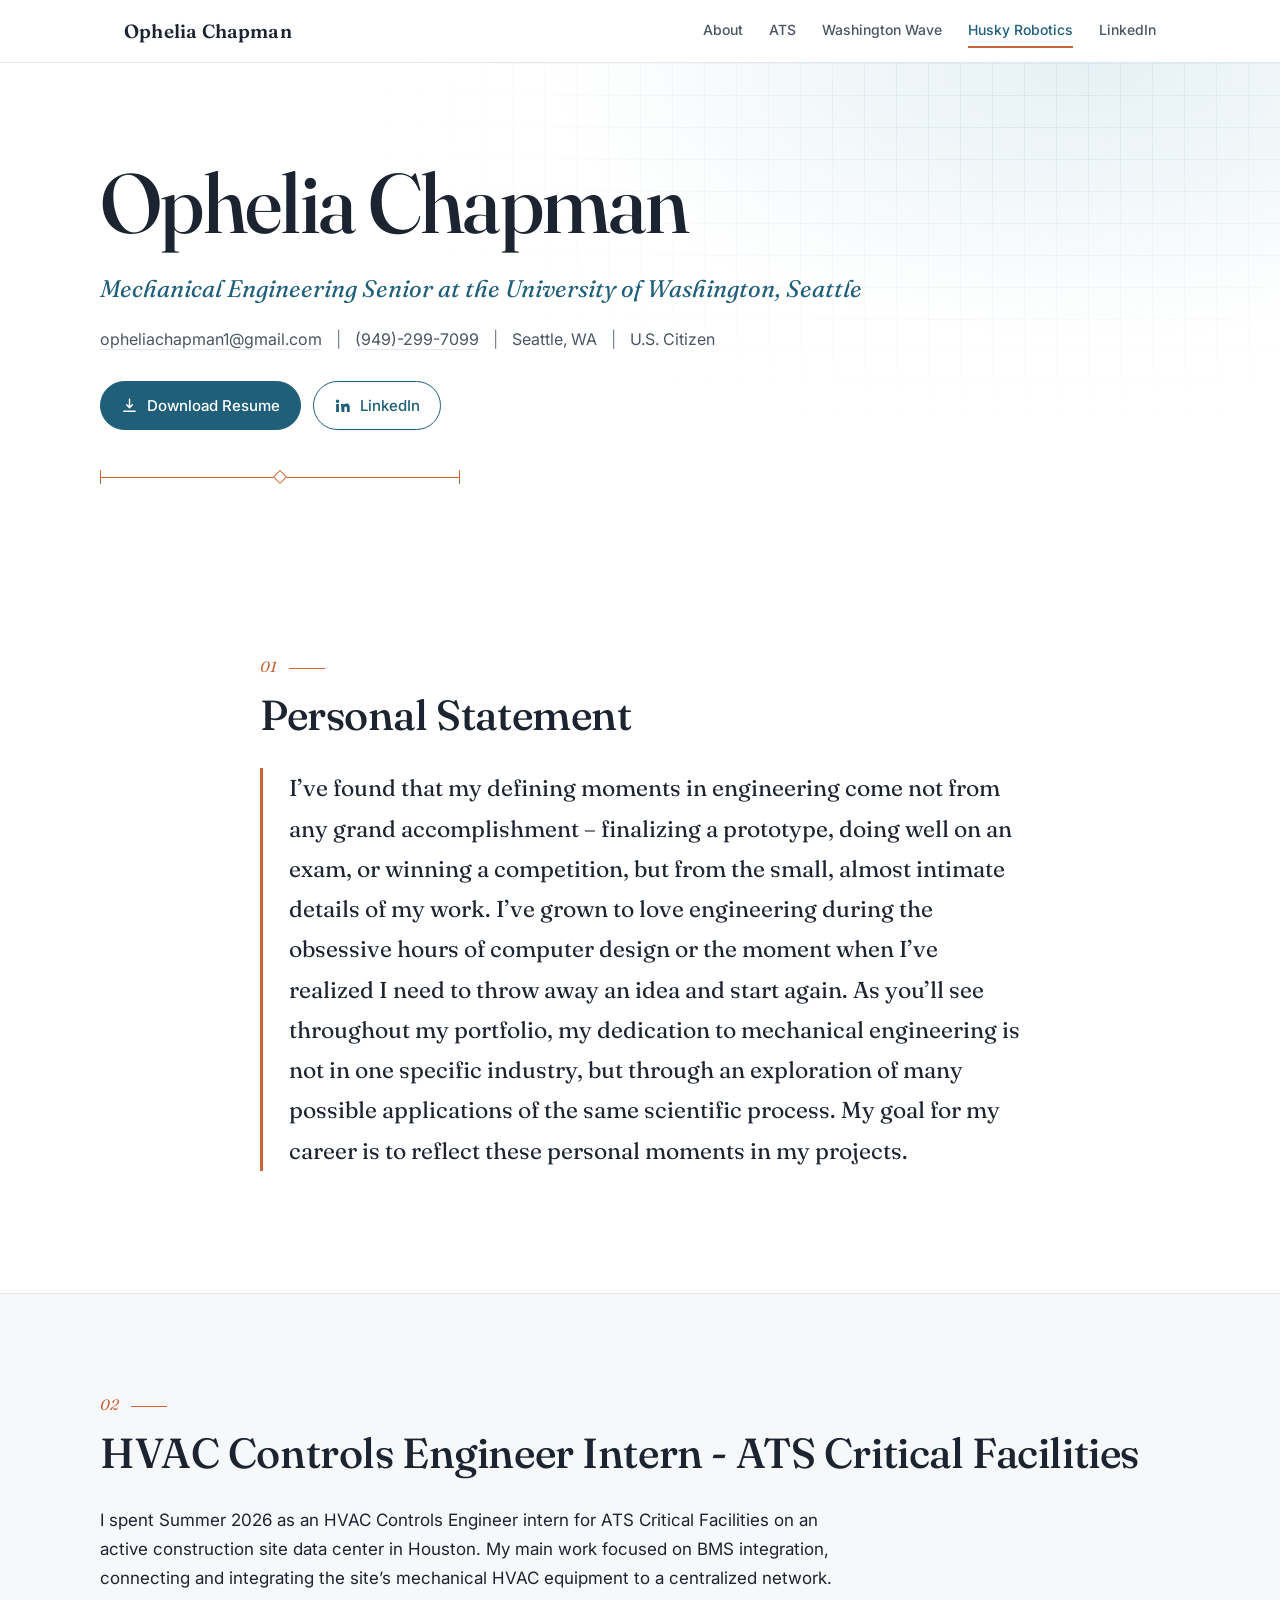
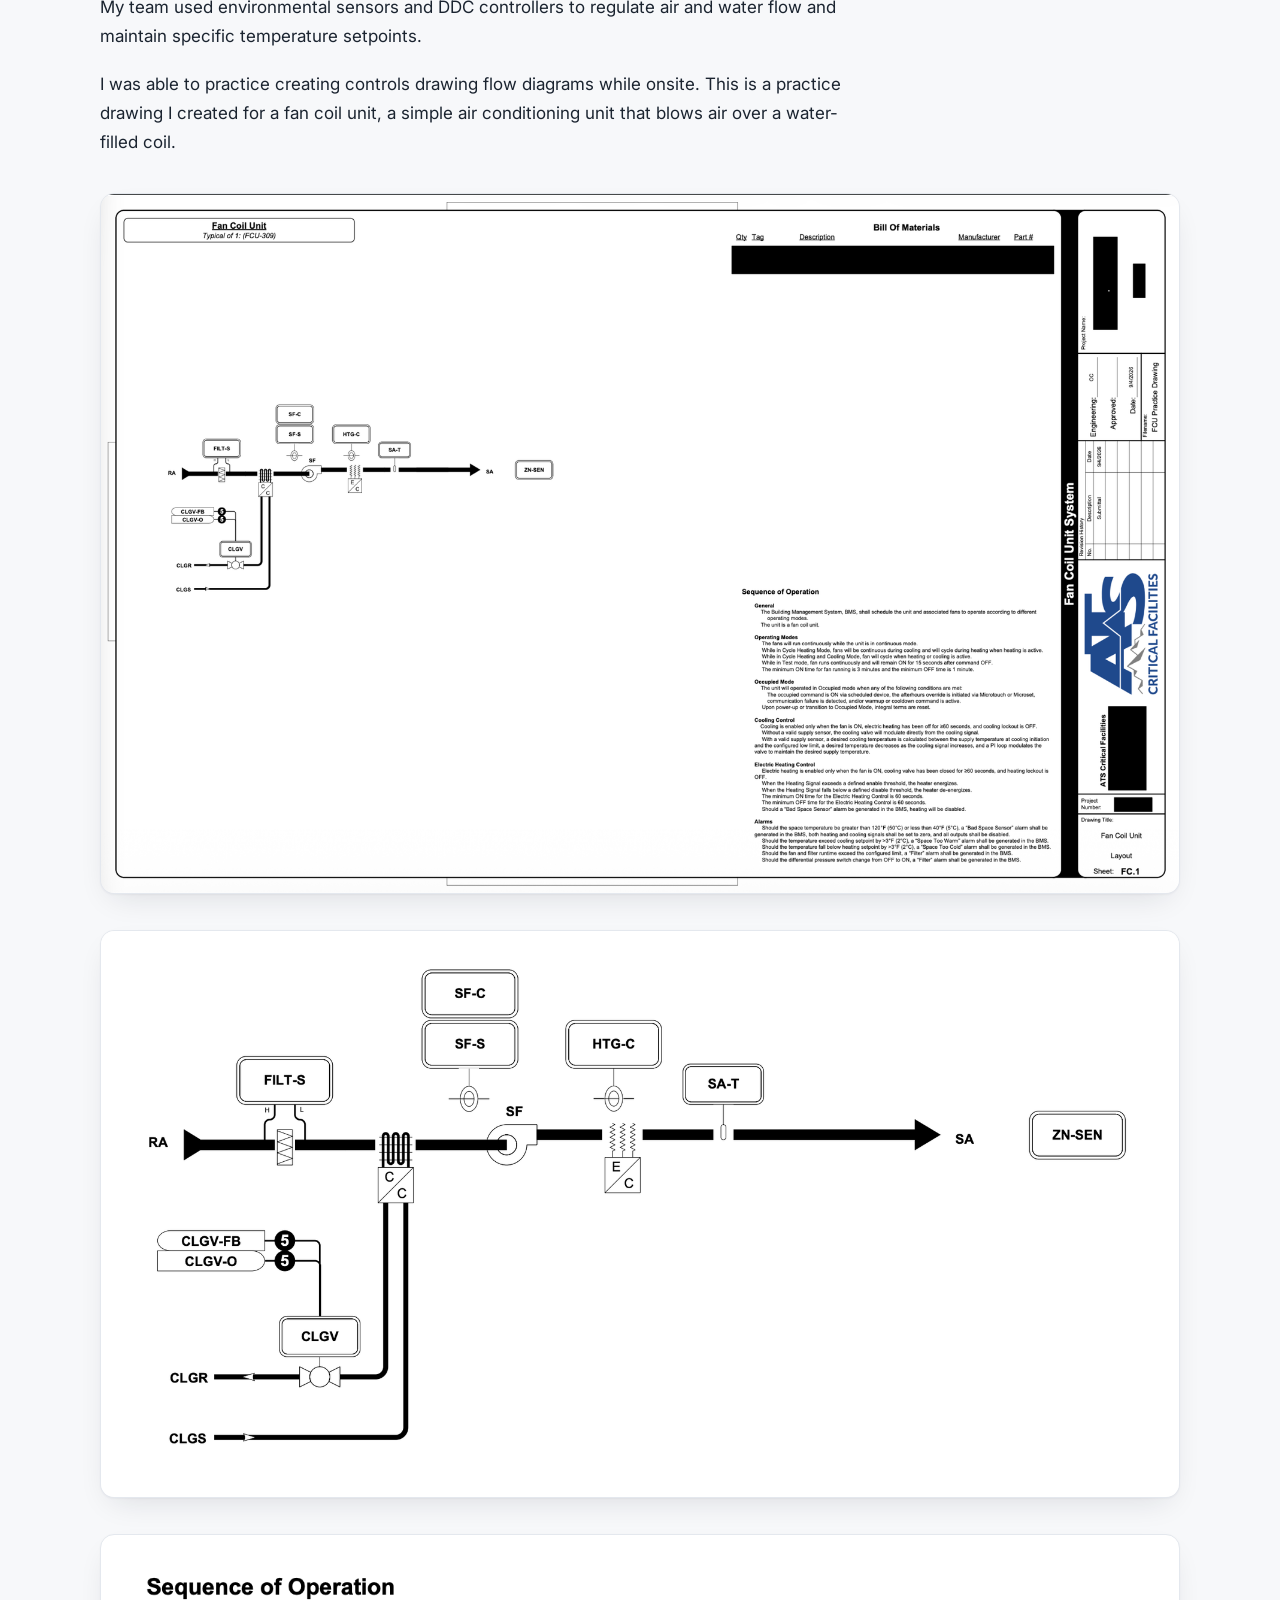
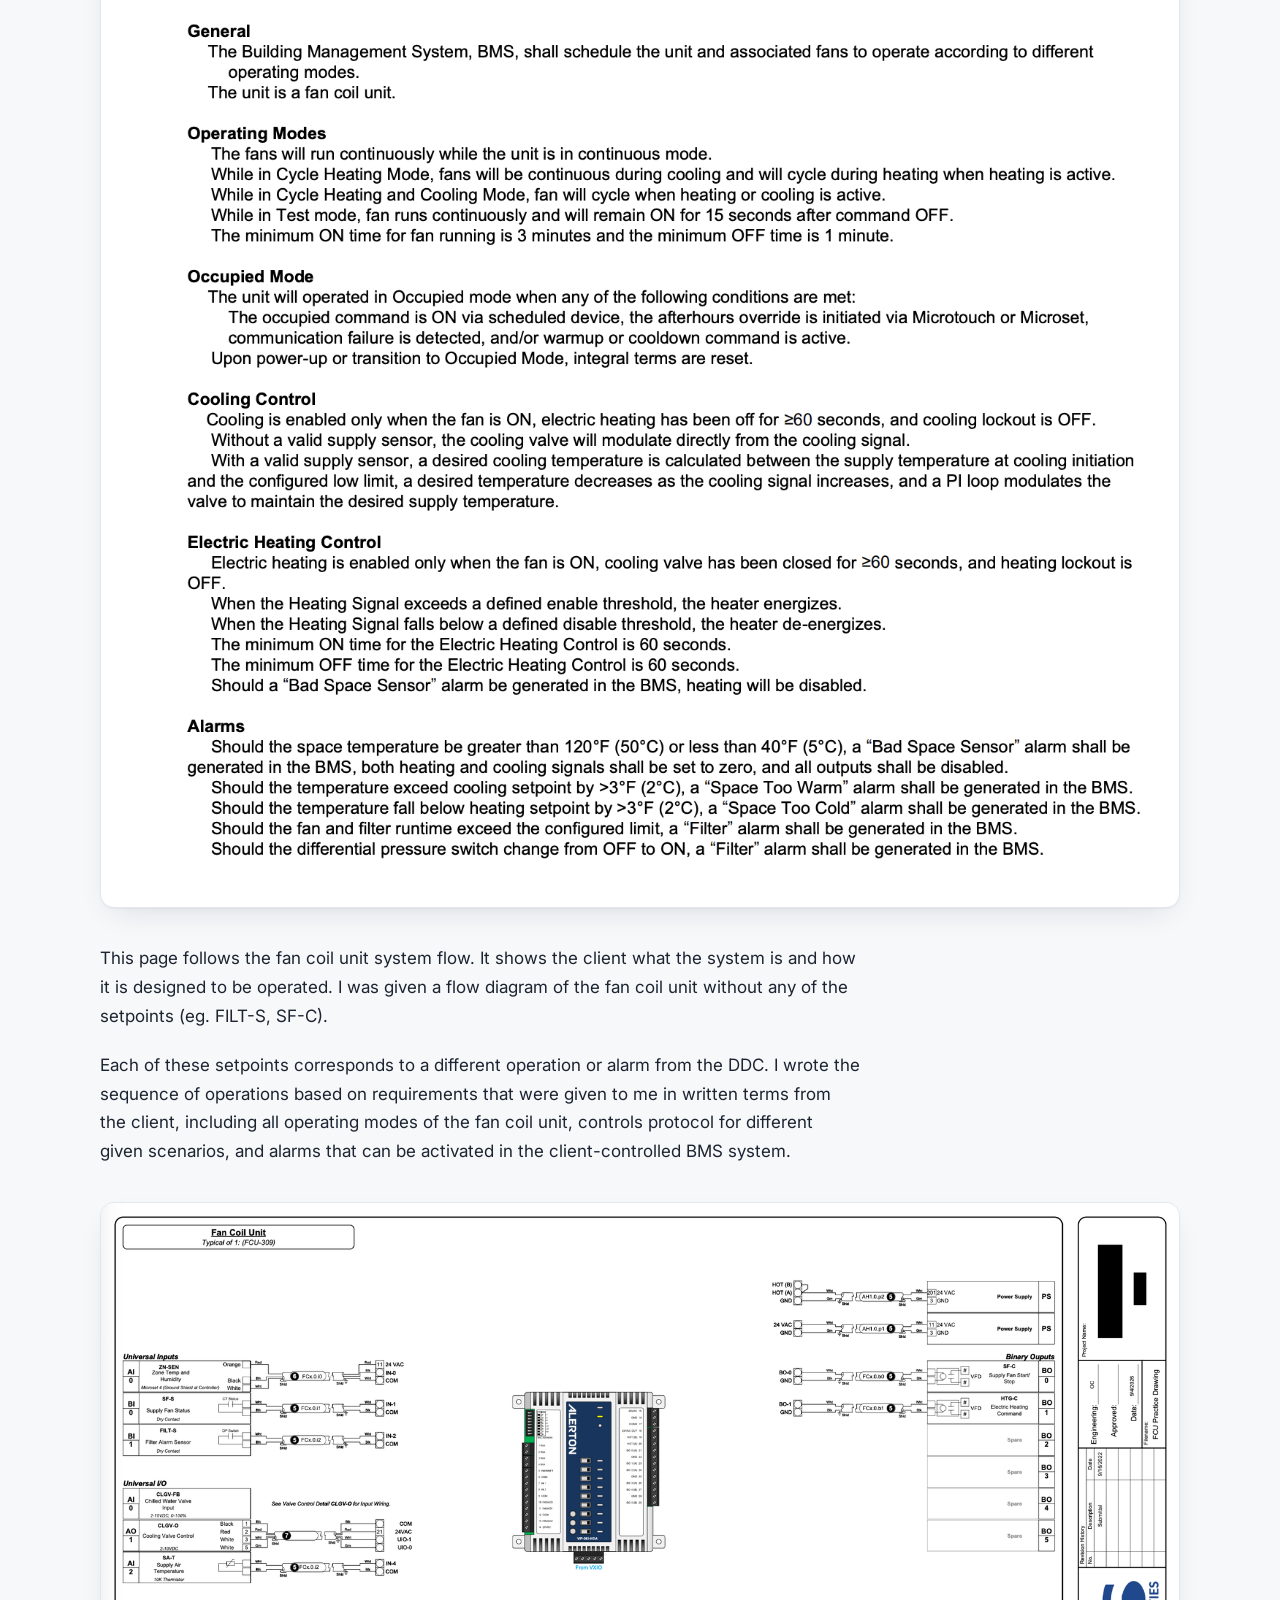
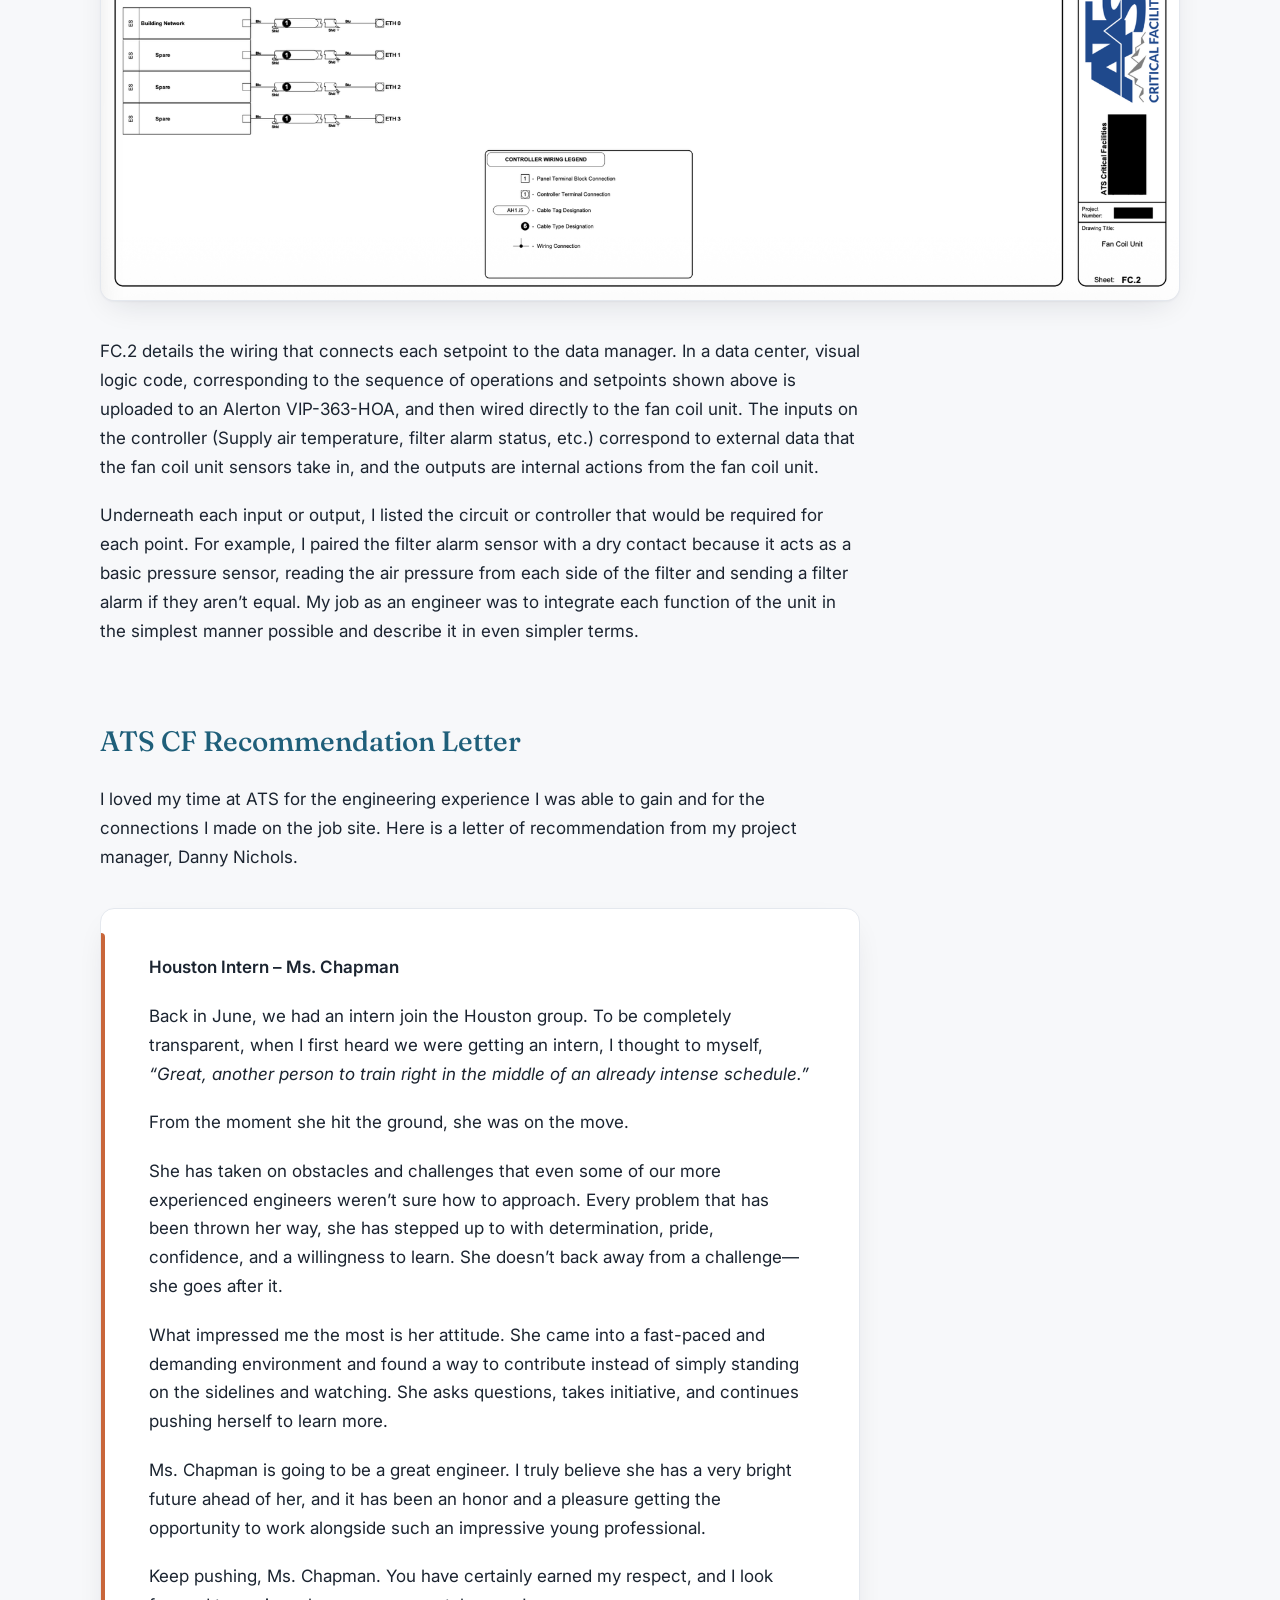
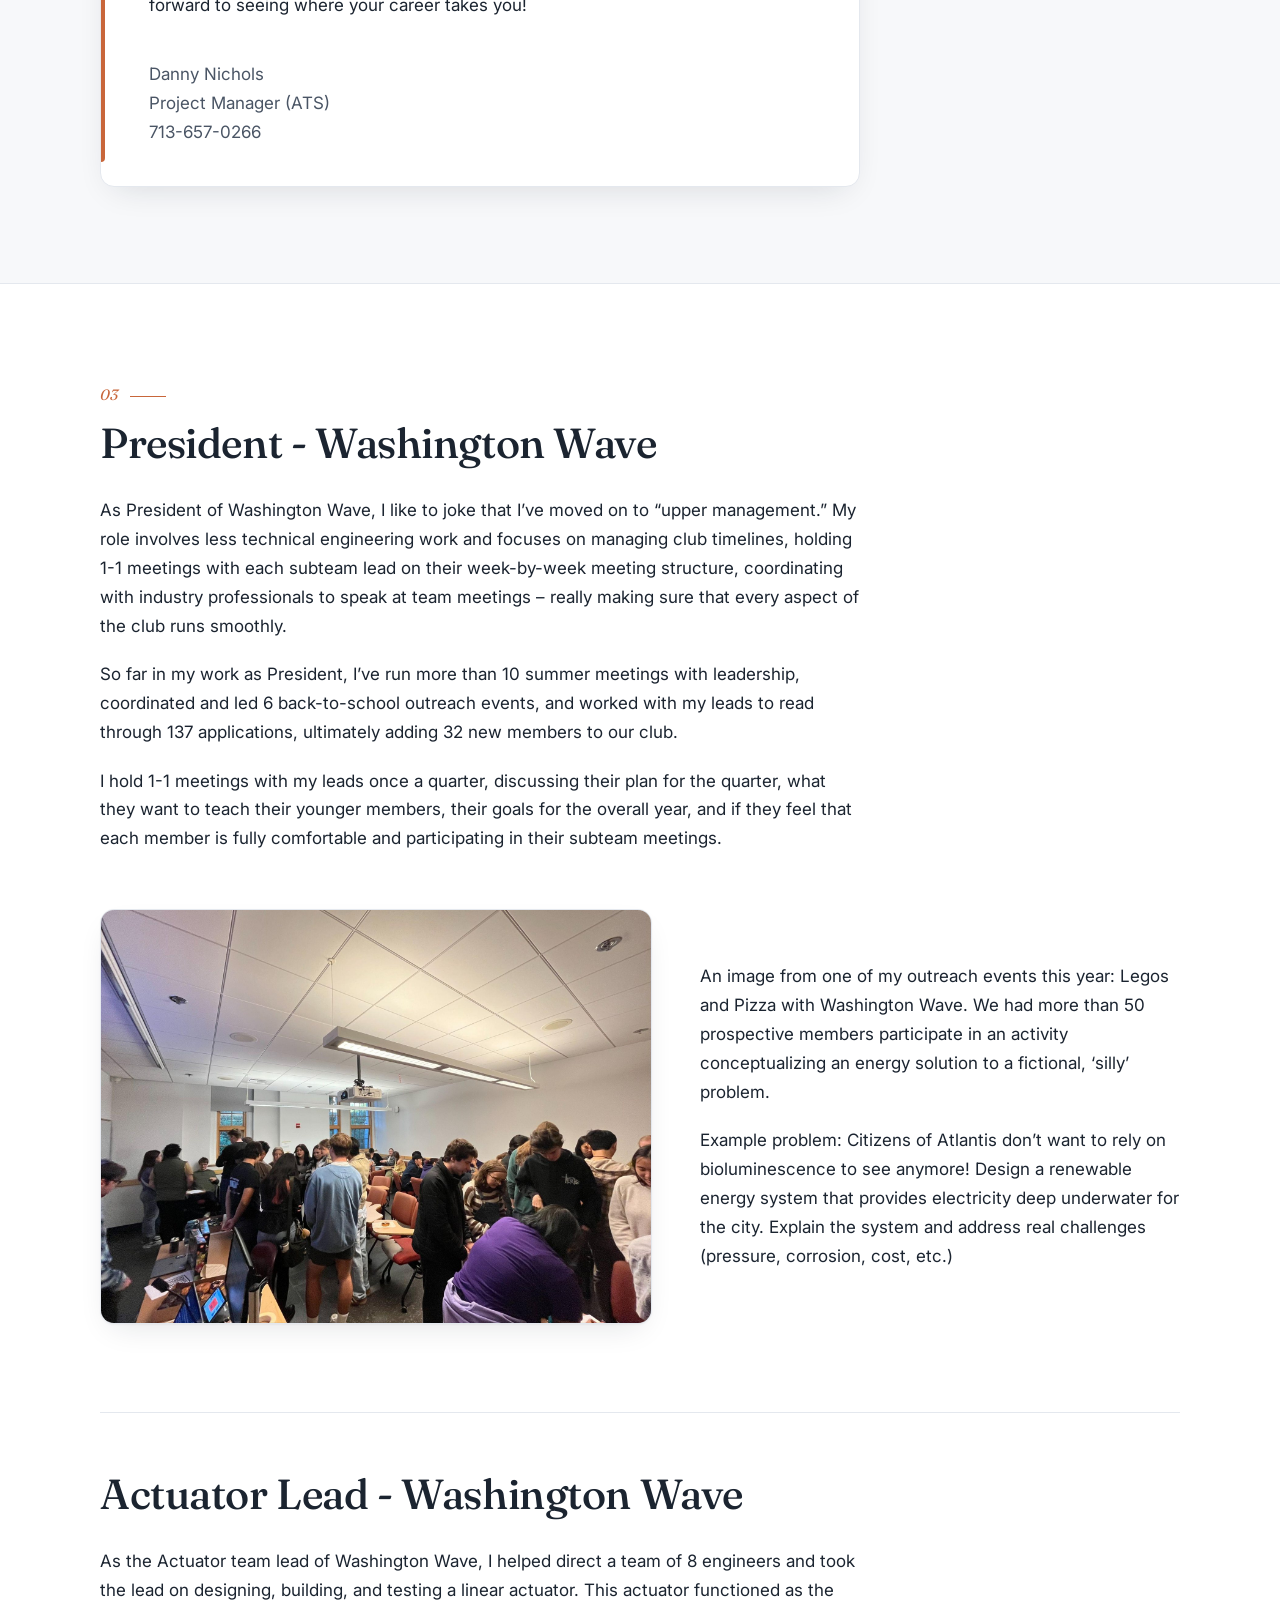
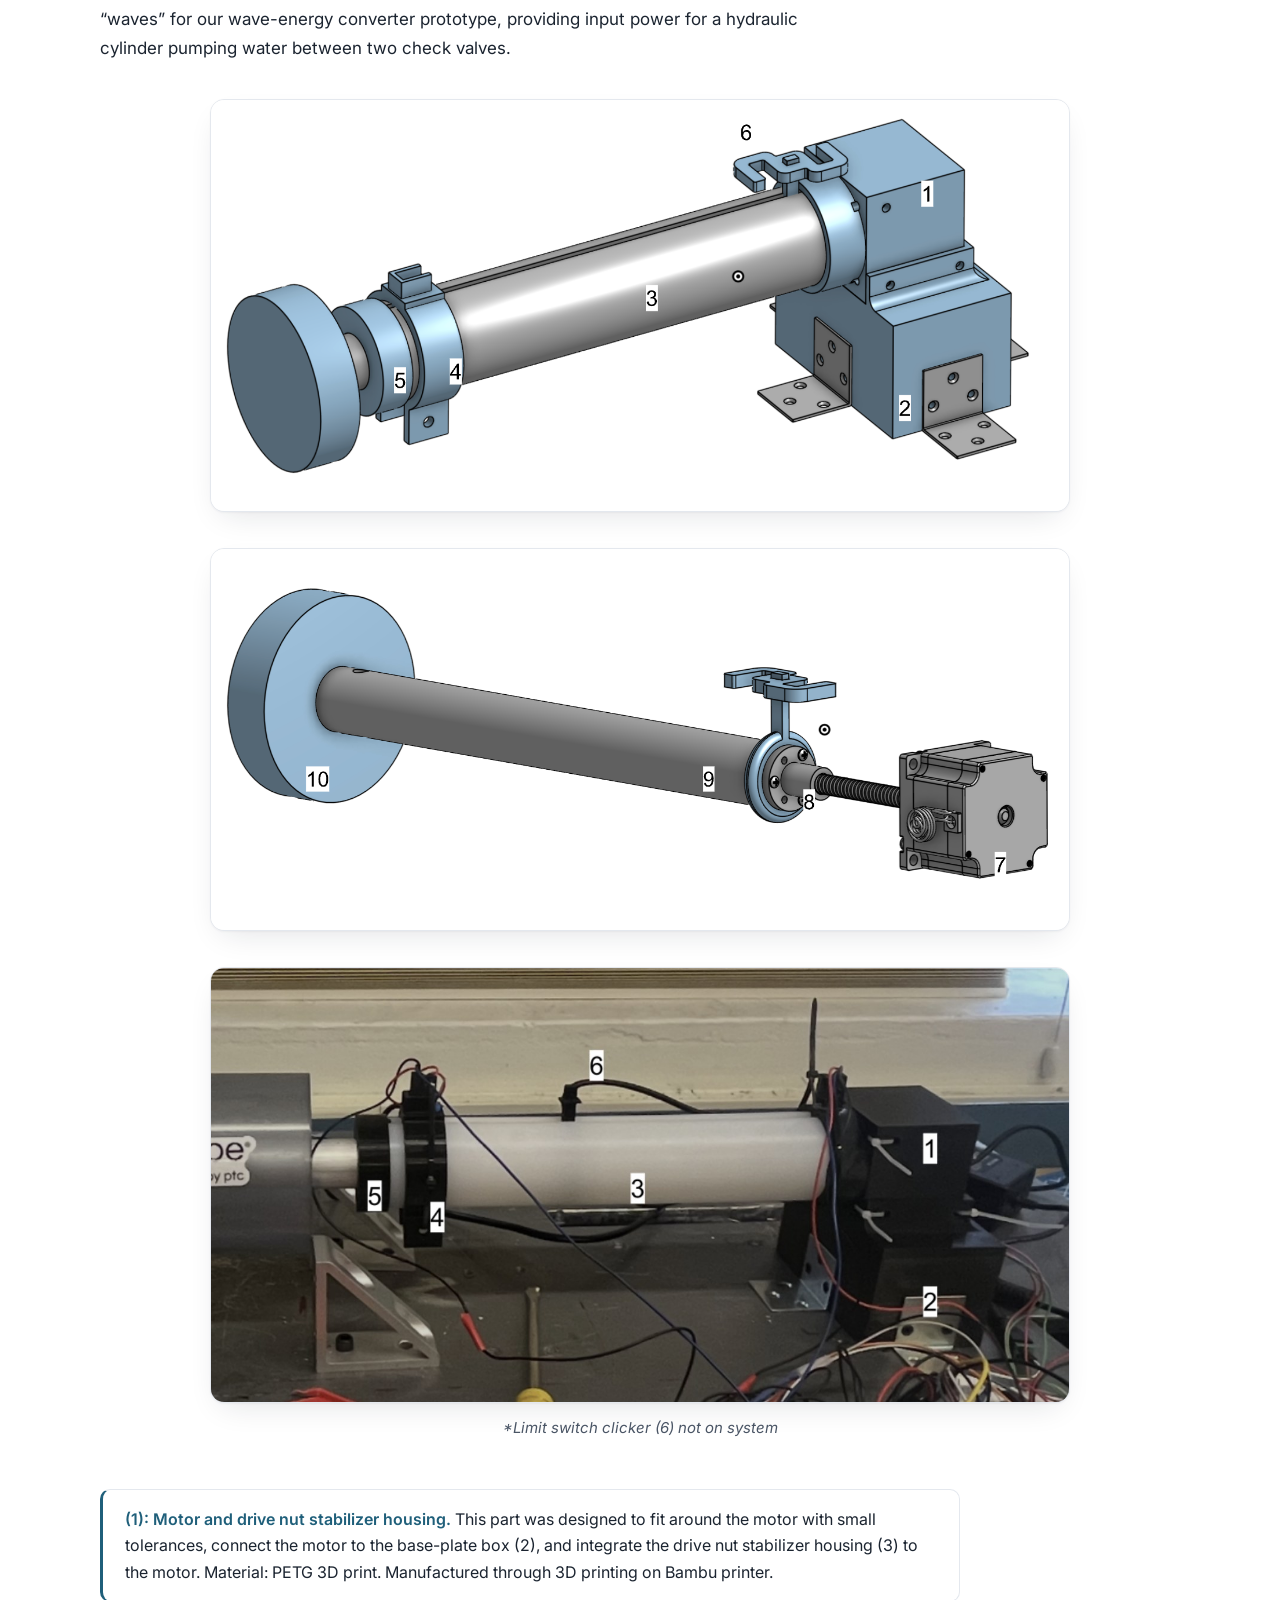
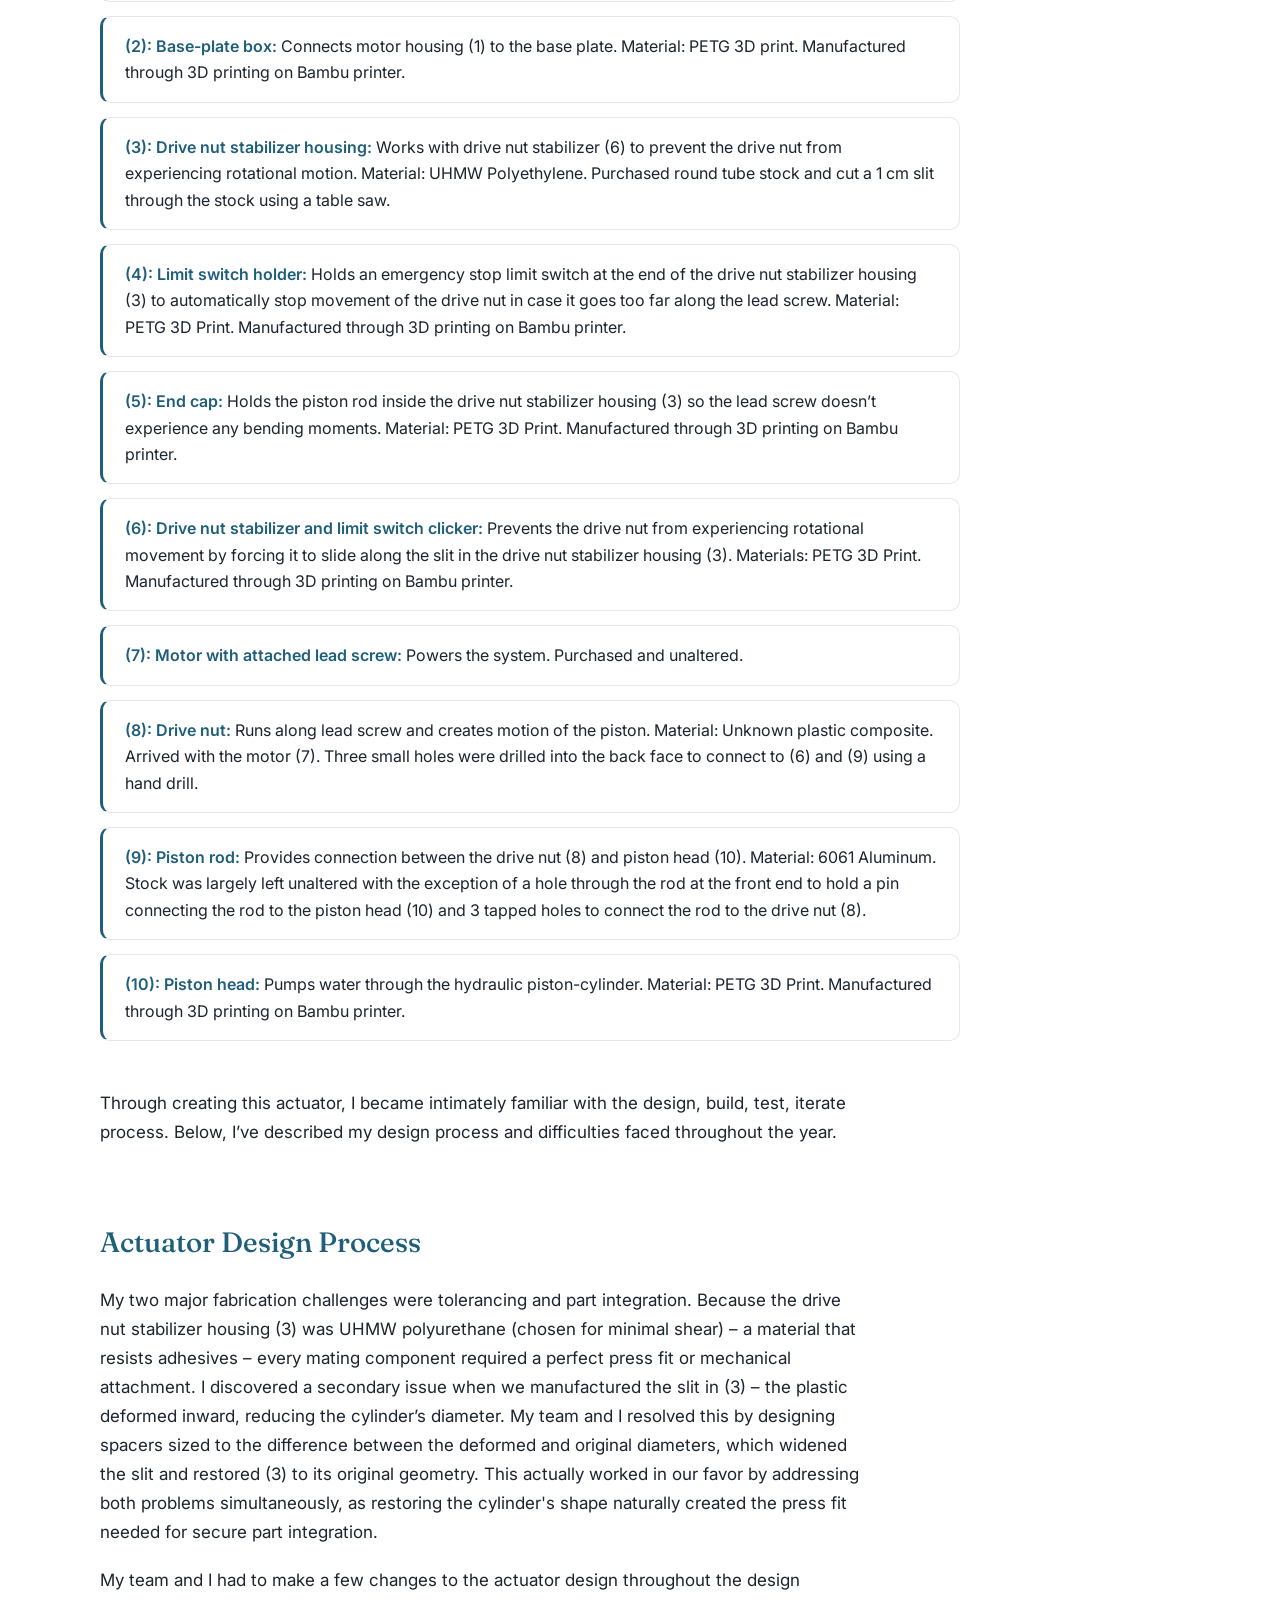
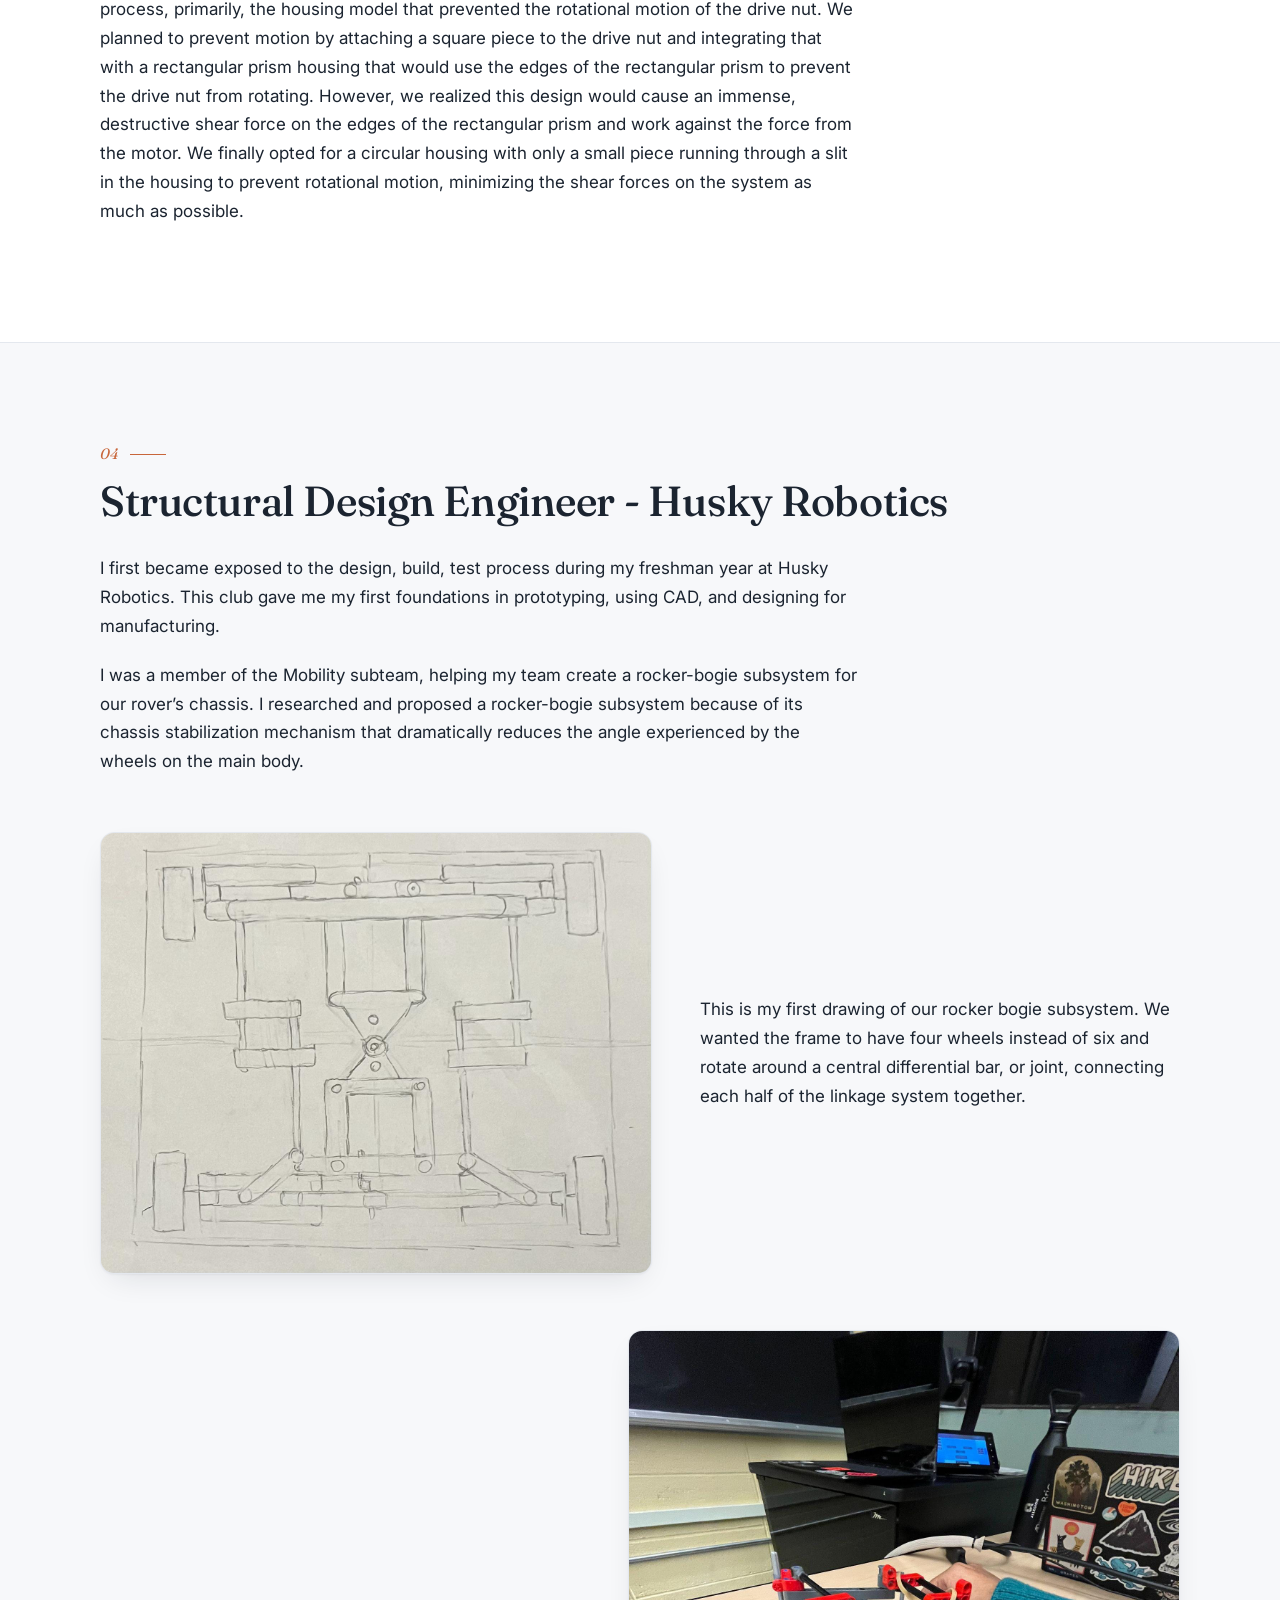
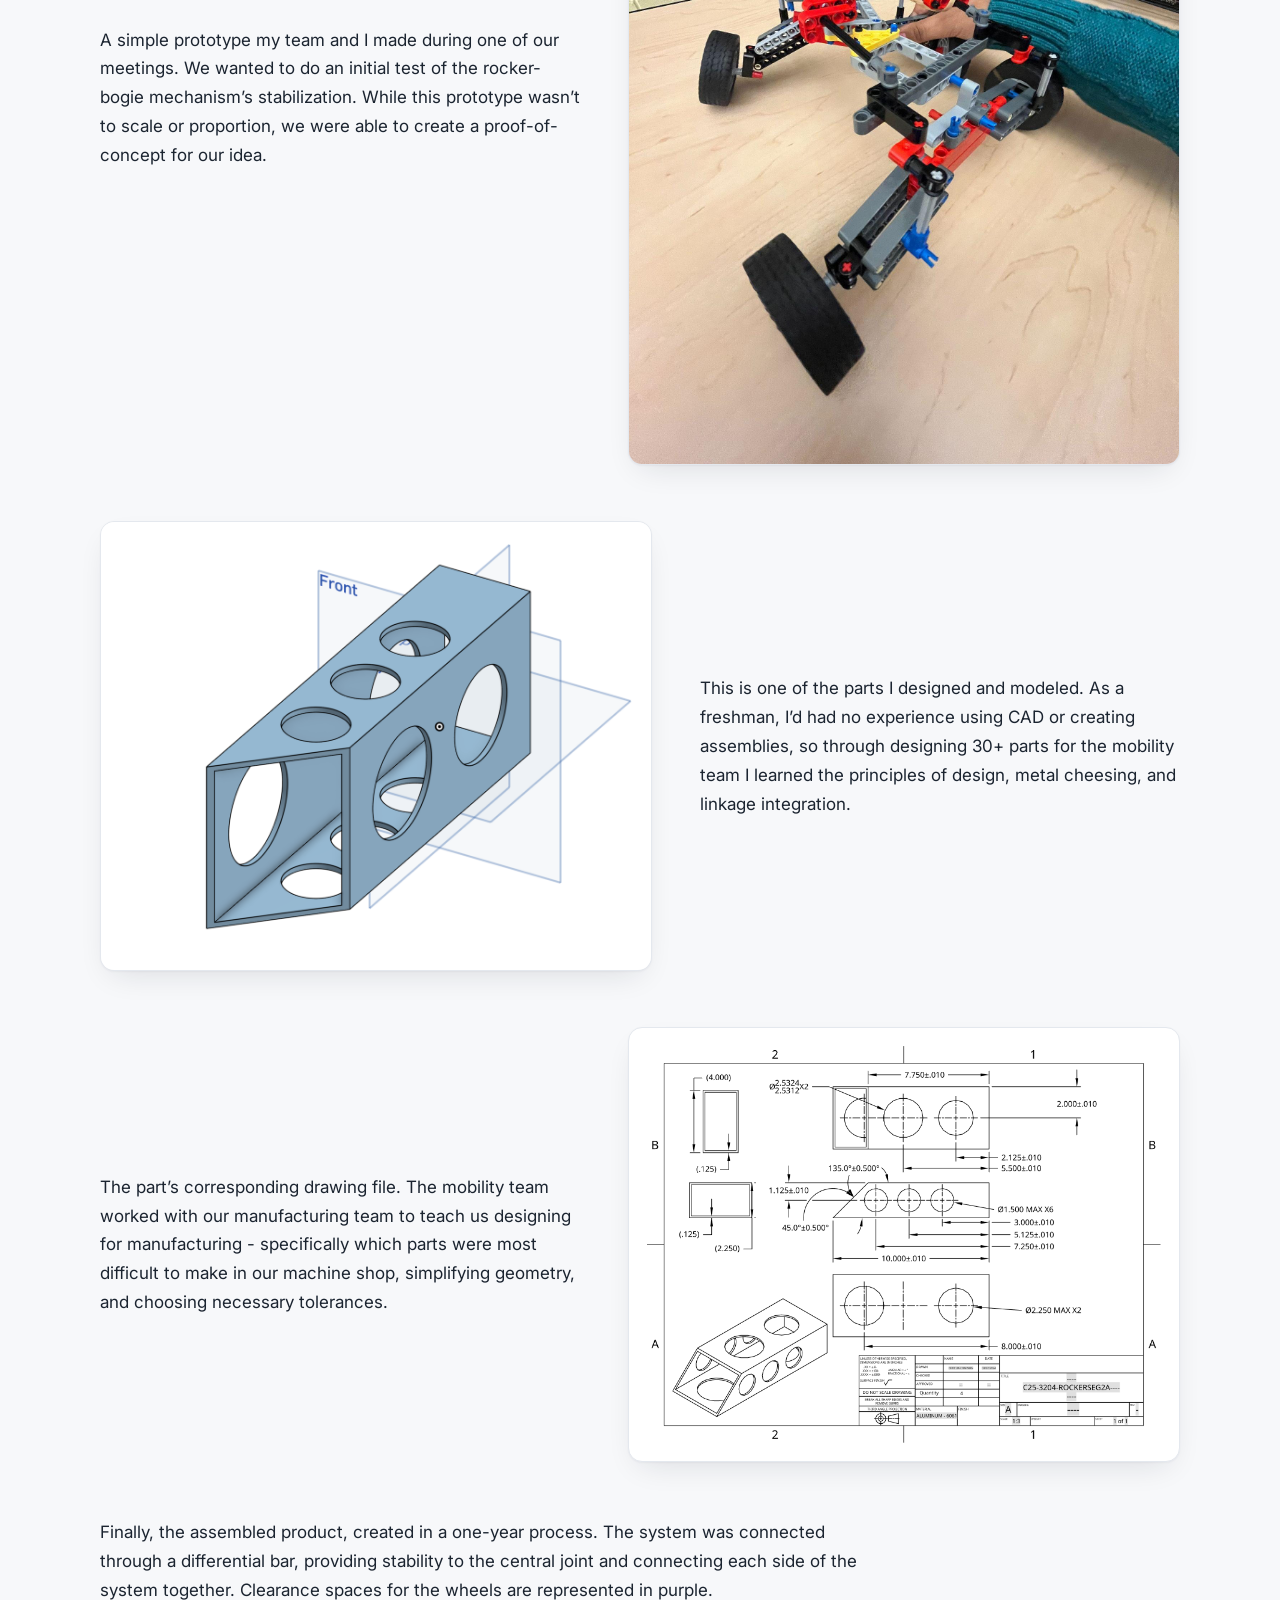
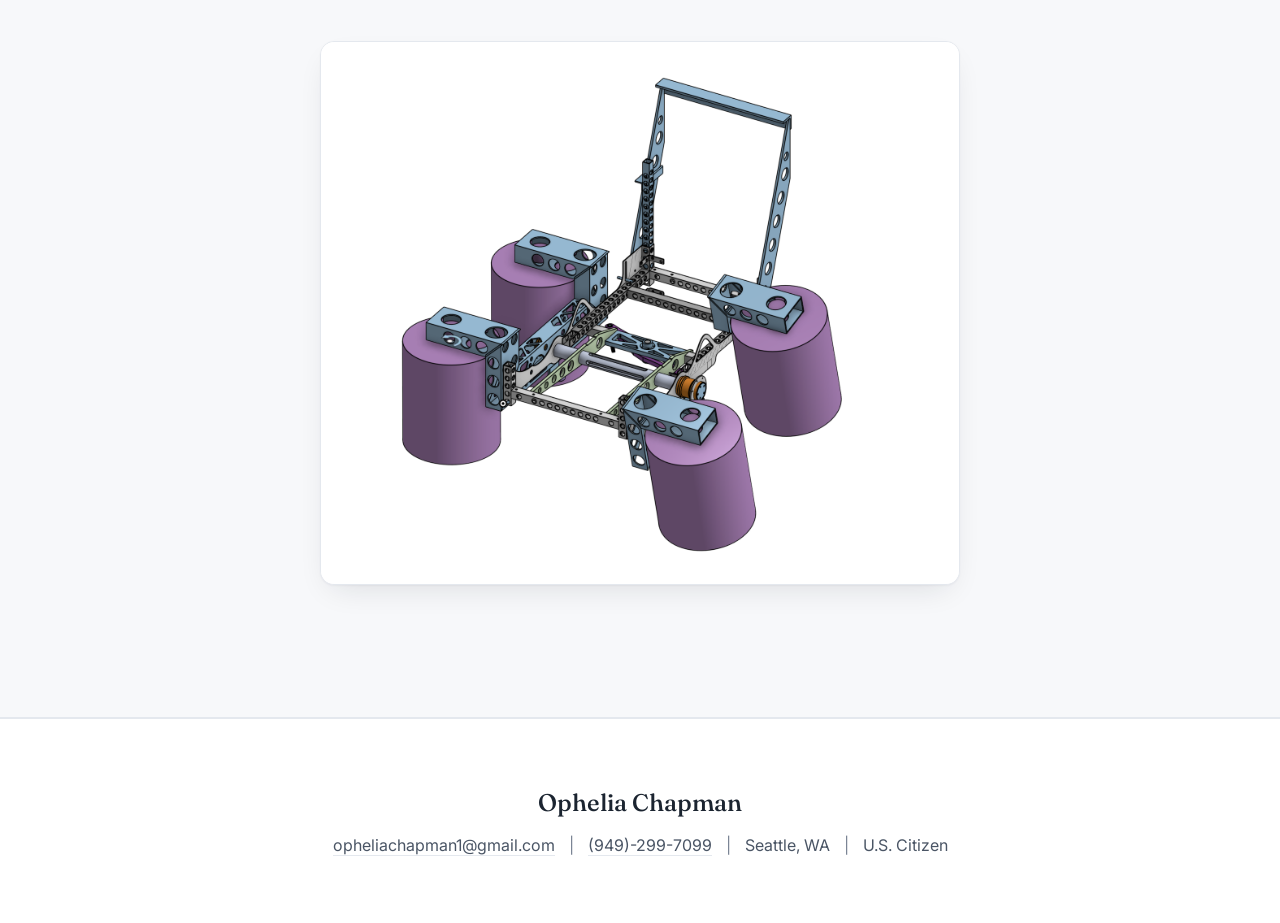
<file: index.html>
<!doctype html>
<html lang="en">
<head>
  <meta charset="utf-8">
  <meta name="viewport" content="width=device-width, initial-scale=1">
  <title>Ophelia Chapman</title>
  <meta name="description" content="Ophelia Chapman – Mechanical engineering portfolio.">
  <link rel="preconnect" href="https://fonts.googleapis.com">
  <link rel="preconnect" href="https://fonts.gstatic.com" crossorigin>
  <link href="https://fonts.googleapis.com/css2?family=Fraunces:ital,opsz,wght@0,9..144,400;0,9..144,500;0,9..144,600;1,9..144,400&family=Inter:wght@400;500;600&display=swap" rel="stylesheet">
  <link rel="stylesheet" href="styles.css">
  <style>
    .figure.actuator{max-width:860px;margin-left:auto;margin-right:auto}
    .triptych{display:grid;grid-template-columns:repeat(3,minmax(0,1fr));gap:24px;align-items:start;margin:36px 0}
    .triptych .figure{margin:0}
    .figure.lowres img{width:100%;max-width:400px;margin:0 auto;cursor:default}
    .figure.lowres img:hover{transform:none}
    .figure.lowres .note{font-size:14px}
    @media (max-width:820px){.triptych{grid-template-columns:1fr}}
    .hero .tagline{font-family:var(--serif);font-style:italic;font-size:clamp(18px,2.4vw,24px);color:var(--accent);margin:0 0 16px}
    .hero-actions{display:flex;flex-wrap:wrap;gap:12px;margin-top:28px}
    .btn{display:inline-flex;align-items:center;gap:9px;padding:11px 20px;border-radius:999px;font-size:15px;font-weight:500;text-decoration:none;border:1.5px solid var(--accent);transition:background .2s,color .2s,border-color .2s,transform .2s}
    .btn svg{width:17px;height:17px;flex:none}
    .btn-primary{background:var(--accent);color:#fff}
    .btn-primary:hover{background:var(--warm);border-color:var(--warm);color:#fff;transform:translateY(-2px)}
    .btn-outline{background:#fff;color:var(--accent)}
    .btn-outline:hover{border-color:var(--warm);color:var(--warm);transform:translateY(-2px)}
  </style>

</head>
<body>

  <header class="site-header" id="top">
    <div class="header-inner">
      <a class="brand" href="#top">Ophelia Chapman</a>
      <nav class="nav" aria-label="Sections">
        <a href="#statement">About</a>
        <a href="#ats">ATS</a>
        <a href="#wave">Washington Wave</a>
        <a href="#husky">Husky Robotics</a>
        <a href="https://www.linkedin.com/in/ophelia-chapman1" target="_blank" rel="noopener">LinkedIn</a>
      </nav>
    </div>
  </header>

  <section class="hero">
    <div class="hero-inner">
      <h1>Ophelia Chapman</h1>
      <p class="tagline">Mechanical Engineering Senior at the University of Washington, Seattle</p>
      <p class="contact">
        <a href="mailto:opheliachapman1@gmail.com">opheliachapman1@gmail.com</a>
        <span class="sep">|</span>
        <a href="tel:+19492997099">(949)-299-7099</a>
        <span class="sep">|</span>
        <span>Seattle, WA</span>
        <span class="sep">|</span>
        <span>U.S. Citizen</span>
      </p>
      <div class="hero-actions">
        <a class="btn btn-primary" href="Ophelia_Chapman_Resume_2026.pdf" download>
          <svg viewBox="0 0 24 24" fill="none" stroke="currentColor" stroke-width="2" stroke-linecap="round" stroke-linejoin="round" aria-hidden="true"><path d="M12 3v12m0 0l-4-4m4 4l4-4M4 20h16"/></svg>
          Download Resume
        </a>
        <a class="btn btn-outline" href="https://www.linkedin.com/in/ophelia-chapman1" target="_blank" rel="noopener">
          <svg viewBox="0 0 24 24" fill="currentColor" aria-hidden="true"><path d="M4.98 3.5a2.5 2.5 0 11-.01 5 2.5 2.5 0 01.01-5zM3 9.75h4V21H3zM9.75 9.75h3.83v1.54h.05c.53-1 1.84-2.06 3.78-2.06 4.05 0 4.79 2.66 4.79 6.13V21h-4v-4.9c0-1.17-.02-2.67-1.63-2.67-1.63 0-1.88 1.27-1.88 2.59V21h-4z"/></svg>
          LinkedIn
        </a>
      </div>
      <div class="dimension" aria-hidden="true"><span></span></div>
    </div>
  </section>

  <main>

    <!-- PERSONAL STATEMENT -->
    <section class="section" id="statement">
      <div class="container narrow reveal">
        <span class="index" aria-hidden="true">01</span>
        <h2>Personal Statement</h2>
        <p class="statement">I’ve found that my defining moments in engineering come not from any grand accomplishment – finalizing a prototype, doing well on an exam, or winning a competition, but from the small, almost intimate details of my work. I’ve grown to love engineering during the obsessive hours of computer design or the moment when I’ve realized I need to throw away an idea and start again. As you’ll see throughout my portfolio, my dedication to mechanical engineering is not in one specific industry, but through an exploration of many possible applications of the same scientific process. My goal for my career is to reflect these personal moments in my projects.</p>
      </div>
    </section>

    <!-- ATS CRITICAL FACILITIES -->
    <section class="section tint" id="ats">
      <div class="container reveal">
        <span class="index" aria-hidden="true">02</span>
        <h2>HVAC Controls Engineer Intern - ATS Critical Facilities</h2>
        <div class="prose">
          <p>I spent Summer 2026 as an HVAC Controls Engineer intern for ATS Critical Facilities on an active construction site data center in Houston. My main work focused on BMS integration, connecting and integrating the site’s mechanical HVAC equipment to a centralized network. My team used environmental sensors and DDC controllers to regulate air and water flow and maintain specific temperature setpoints.</p>
          <p>I was able to practice creating controls drawing flow diagrams while onsite. This is a practice drawing I created for a fan coil unit, a simple air conditioning unit that blows air over a water-filled coil.</p>
        </div>

        <figure class="figure wide">
          <img src="fcu-sheet-fc1.png" alt="Fan coil unit controls drawing, sheet FC.1" loading="lazy">
        </figure>

        <figure class="figure wide">
          <img src="fcu-flow-diagram.png" alt="Fan coil unit system flow diagram with setpoints" loading="lazy">
        </figure>

        <figure class="figure wide paper">
          <img src="fcu-sequence-of-operation.png" alt="Sequence of Operation for the fan coil unit" loading="lazy">
        </figure>

        <div class="prose">
          <p>This page follows the fan coil unit system flow. It shows the client what the system is and how it is designed to be operated. I was given a flow diagram of the fan coil unit without any of the setpoints (eg. FILT-S, SF-C).</p>
          <p>Each of these setpoints corresponds to a different operation or alarm from the DDC. I wrote the sequence of operations based on requirements that were given to me in written terms from the client, including all operating modes of the fan coil unit, controls protocol for different given scenarios, and alarms that can be activated in the client-controlled BMS system.</p>
        </div>

        <figure class="figure wide">
          <img src="fcu-wiring-fc2.png" alt="Fan coil unit wiring drawing, sheet FC.2" loading="lazy">
        </figure>

        <div class="prose">
          <p>FC.2 details the wiring that connects each setpoint to the data manager. In a data center, visual logic code, corresponding to the sequence of operations and setpoints shown above is uploaded to an Alerton VIP-363-HOA, and then wired directly to the fan coil unit. The inputs on the controller (Supply air temperature, filter alarm status, etc.) correspond to external data that the fan coil unit sensors take in, and the outputs are internal actions from the fan coil unit.</p>
          <p>Underneath each input or output, I listed the circuit or controller that would be required for each point. For example, I paired the filter alarm sensor with a dry contact because it acts as a basic pressure sensor, reading the air pressure from each side of the filter and sending a filter alarm if they aren’t equal. My job as an engineer was to integrate each function of the unit in the simplest manner possible and describe it in even simpler terms.</p>
        </div>

        <h3 class="subhead">ATS CF Recommendation Letter</h3>
        <div class="prose">
          <p>I loved my time at ATS for the engineering experience I was able to gain and for the connections I made on the job site. Here is a letter of recommendation from my project manager, Danny Nichols.</p>
        </div>

        <article class="letter">
          <h4>Houston Intern – Ms. Chapman</h4>
          <p>Back in June, we had an intern join the Houston group. To be completely transparent, when I first heard we were getting an intern, I thought to myself, <em>“Great, another person to train right in the middle of an already intense schedule.”</em></p>
          <p>From the moment she hit the ground, she was on the move.</p>
          <p>She has taken on obstacles and challenges that even some of our more experienced engineers weren’t sure how to approach. Every problem that has been thrown her way, she has stepped up to with determination, pride, confidence, and a willingness to learn. She doesn’t back away from a challenge—she goes after it.</p>
          <p>What impressed me the most is her attitude. She came into a fast-paced and demanding environment and found a way to contribute instead of simply standing on the sidelines and watching. She asks questions, takes initiative, and continues pushing herself to learn more.</p>
          <p>Ms. Chapman is going to be a great engineer. I truly believe she has a very bright future ahead of her, and it has been an honor and a pleasure getting the opportunity to work alongside such an impressive young professional.</p>
          <p>Keep pushing, Ms. Chapman. You have certainly earned my respect, and I look forward to seeing where your career takes you!</p>
          <p class="signoff">Danny Nichols<br>Project Manager (ATS)<br>713-657-0266</p>
        </article>
      </div>
    </section>

    <!-- WASHINGTON WAVE -->
    <section class="section" id="wave">
      <div class="container reveal">
        <span class="index" aria-hidden="true">03</span>
        <h2>President - Washington Wave</h2>
        <div class="prose">
          <p>As President of Washington Wave, I like to joke that I’ve moved on to “upper management.” My role involves less technical engineering work and focuses on managing club timelines, holding 1-1 meetings with each subteam lead on their week-by-week meeting structure, coordinating with industry professionals to speak at team meetings – really making sure that every aspect of the club runs smoothly.</p>
          <p>So far in my work as President, I’ve run more than 10 summer meetings with leadership, coordinated and led 6 back-to-school outreach events, and worked with my leads to read through 137 applications, ultimately adding 32 new members to our club.</p>
          <p>I hold 1-1 meetings with my leads once a quarter, discussing their plan for the quarter, what they want to teach their younger members, their goals for the overall year, and if they feel that each member is fully comfortable and participating in their subteam meetings.</p>
        </div>

        <div class="split">
          <figure class="figure">
            <img src="outreach-legos-and-pizza.jpg" alt="Prospective members at the Legos and Pizza outreach event" loading="lazy">
          </figure>
          <div class="side-text">
            <p>An image from one of my outreach events this year: Legos and Pizza with Washington Wave. We had more than 50 prospective members participate in an activity conceptualizing an energy solution to a fictional, ‘silly’ problem.</p>
            <p>Example problem: Citizens of Atlantis don’t want to rely on bioluminescence to see anymore! Design a renewable energy system that provides electricity deep underwater for the city. Explain the system and address real challenges (pressure, corrosion, cost, etc.)</p>
          </div>
        </div>

        <h2 class="second">Actuator Lead - Washington Wave</h2>
        <div class="prose">
          <p>As the Actuator team lead of Washington Wave, I helped direct a team of 8 engineers and took the lead on designing, building, and testing a linear actuator. This actuator functioned as the “waves” for our wave-energy converter prototype, providing input power for a hydraulic cylinder pumping water between two check valves.</p>
        </div>

                <figure class="figure actuator">
          <img src="actuator-assembly-hd.png" alt="CAD model of the linear actuator assembly with numbered parts" loading="lazy">
        </figure>

        <figure class="figure actuator">
          <img src="actuator-drivetrain-hd.png" alt="CAD model of the actuator drivetrain with numbered parts" loading="lazy">
        </figure>

        <figure class="figure actuator">
          <img src="actuator-photo-hd.jpg" alt="The built linear actuator with numbered parts" loading="lazy">
          <figcaption class="note"><em>*Limit switch clicker (6) not on system</em></figcaption>
        </figure>

        <ol class="parts">
          <li><strong>(1): Motor and drive nut stabilizer housing.</strong> This part was designed to fit around the motor with small tolerances, connect the motor to the base-plate box (2), and integrate the drive nut stabilizer housing (3) to the motor. Material: PETG 3D print. Manufactured through 3D printing on Bambu printer.</li>
          <li><strong>(2): Base-plate box:</strong> Connects motor housing (1) to the base plate. Material: PETG 3D print. Manufactured through 3D printing on Bambu printer.</li>
          <li><strong>(3): Drive nut stabilizer housing:</strong> Works with drive nut stabilizer (6) to prevent the drive nut from experiencing rotational motion. Material: UHMW Polyethylene. Purchased round tube stock and cut a 1 cm slit through the stock using a table saw.</li>
          <li><strong>(4): Limit switch holder:</strong> Holds an emergency stop limit switch at the end of the drive nut stabilizer housing (3) to automatically stop movement of the drive nut in case it goes too far along the lead screw. Material: PETG 3D Print. Manufactured through 3D printing on Bambu printer.</li>
          <li><strong>(5): End cap:</strong> Holds the piston rod inside the drive nut stabilizer housing (3) so the lead screw doesn’t experience any bending moments. Material: PETG 3D Print. Manufactured through 3D printing on Bambu printer.</li>
          <li><strong>(6): Drive nut stabilizer and limit switch clicker:</strong> Prevents the drive nut from experiencing rotational movement by forcing it to slide along the slit in the drive nut stabilizer housing (3). Materials: PETG 3D Print. Manufactured through 3D printing on Bambu printer.</li>
          <li><strong>(7): Motor with attached lead screw:</strong> Powers the system. Purchased and unaltered.</li>
          <li><strong>(8): Drive nut:</strong> Runs along lead screw and creates motion of the piston. Material: Unknown plastic composite. Arrived with the motor (7). Three small holes were drilled into the back face to connect to (6) and (9) using a hand drill.</li>
          <li><strong>(9): Piston rod:</strong> Provides connection between the drive nut (8) and piston head (10). Material: 6061 Aluminum. Stock was largely left unaltered with the exception of a hole through the rod at the front end to hold a pin connecting the rod to the piston head (10) and 3 tapped holes to connect the rod to the drive nut (8).</li>
          <li><strong>(10): Piston head:</strong> Pumps water through the hydraulic piston-cylinder. Material: PETG 3D Print. Manufactured through 3D printing on Bambu printer.</li>
        </ol>

        <div class="prose">
          <p>Through creating this actuator, I became intimately familiar with the design, build, test, iterate process. Below, I’ve described my design process and difficulties faced throughout the year.</p>
        </div>

        <h3 class="subhead">Actuator Design Process</h3>
        <div class="prose">
          <p>My two major fabrication challenges were tolerancing and part integration. Because the drive nut stabilizer housing (3) was UHMW polyurethane (chosen for minimal shear) – a material that resists adhesives – every mating component required a perfect press fit or mechanical attachment. I discovered a secondary issue when we manufactured the slit in (3) – the plastic deformed inward, reducing the cylinder’s diameter. My team and I resolved this by designing spacers sized to the difference between the deformed and original diameters, which widened the slit and restored (3) to its original geometry. This actually worked in our favor by addressing both problems simultaneously, as restoring the cylinder's shape naturally created the press fit needed for secure part integration.</p>
          <p>My team and I had to make a few changes to the actuator design throughout the design process, primarily, the housing model that prevented the rotational motion of the drive nut. We planned to prevent motion by attaching a square piece to the drive nut and integrating that with a rectangular prism housing that would use the edges of the rectangular prism to prevent the drive nut from rotating. However, we realized this design would cause an immense, destructive shear force on the edges of the rectangular prism and work against the force from the motor. We finally opted for a circular housing with only a small piece running through a slit in the housing to prevent rotational motion, minimizing the shear forces on the system as much as possible.</p>
        </div>
      </div>
    </section>

    <!-- HUSKY ROBOTICS -->
    <section class="section tint" id="husky">
      <div class="container reveal">
        <span class="index" aria-hidden="true">04</span>
        <h2>Structural Design Engineer - Husky Robotics</h2>
        <div class="prose">
          <p>I first became exposed to the design, build, test process during my freshman year at Husky Robotics. This club gave me my first foundations in prototyping, using CAD, and designing for manufacturing.</p>
          <p>I was a member of the Mobility subteam, helping my team create a rocker-bogie subsystem for our rover’s chassis. I researched and proposed a rocker-bogie subsystem because of its chassis stabilization mechanism that dramatically reduces the angle experienced by the wheels on the main body.</p>
        </div>

        <div class="split">
          <figure class="figure">
            <img src="rocker-bogie-sketch.jpg" alt="Hand sketch of the rocker-bogie subsystem" loading="lazy">
          </figure>
          <div class="side-text">
            <p>This is my first drawing of our rocker bogie subsystem. We wanted the frame to have four wheels instead of six and rotate around a central differential bar, or joint, connecting each half of the linkage system together.</p>
          </div>
        </div>

        <div class="split flip">
          <div class="side-text">
            <p>A simple prototype my team and I made during one of our meetings. We wanted to do an initial test of the rocker-bogie mechanism’s stabilization. While this prototype wasn’t to scale or proportion, we were able to create a proof-of-concept for our idea.</p>
          </div>
          <figure class="figure">
            <img src="rocker-bogie-prototype.jpg" alt="Lego prototype of the rocker-bogie mechanism" loading="lazy">
          </figure>
        </div>

        <div class="split">
          <figure class="figure">
            <img src="mobility-part-cad.png" alt="CAD model of a mobility subteam part" loading="lazy">
          </figure>
          <div class="side-text">
            <p>This is one of the parts I designed and modeled. As a freshman, I’d had no experience using CAD or creating assemblies, so through designing 30+ parts for the mobility team I learned the principles of design, metal cheesing, and linkage integration.</p>
          </div>
        </div>

        <div class="split flip">
          <div class="side-text">
            <p>The part’s corresponding drawing file. The mobility team worked with our manufacturing team to teach us designing for manufacturing - specifically which parts were most difficult to make in our machine shop, simplifying geometry, and choosing necessary tolerances.</p>
          </div>
          <figure class="figure paper">
            <img src="mobility-part-drawing.png" alt="Engineering drawing of the mobility subteam part" loading="lazy">
          </figure>
        </div>

        <div class="prose">
          <p>Finally, the assembled product, created in a one-year process. The system was connected through a differential bar, providing stability to the central joint and connecting each side of the system together. Clearance spaces for the wheels are represented in purple.</p>
        </div>

        <figure class="figure medium">
          <img src="rocker-bogie-assembly.png" alt="CAD assembly of the rocker-bogie subsystem with wheel clearance spaces in purple" loading="lazy">
        </figure>
      </div>
    </section>

  </main>

  <footer class="site-footer">
    <div class="container">
      <p class="footer-name">Ophelia Chapman</p>
      <p class="contact">
        <a href="mailto:opheliachapman1@gmail.com">opheliachapman1@gmail.com</a>
        <span class="sep">|</span>
        <a href="tel:+19492997099">(949)-299-7099</a>
        <span class="sep">|</span>
        <span>Seattle, WA</span>
        <span class="sep">|</span>
        <span>U.S. Citizen</span>
      </p>
    </div>
  </footer>

  <div class="lightbox" id="lightbox" role="dialog" aria-modal="true" aria-label="Image viewer" hidden>
    <button class="lightbox-close" aria-label="Close image">&times;</button>
    <img alt="">
  </div>

  <script src="script.js"></script>
</body>
</html>
</file>
<file: styles.css>
:root {
  --bg: #ffffff;
  --tint: #f7f8fa;
  --ink: #1b2430;
  --ink-soft: #4a5565;
  --muted: #7a8494;
  --line: #e4e8ee;
  --accent: #1f5f7a;        /* deep ocean teal – nods to wave energy */
  --accent-soft: #e6f1f5;
  --warm: #c8663a;          /* terracotta spark */
  --radius: 14px;
  --serif: "Fraunces", Georgia, "Times New Roman", serif;
  --sans: "Inter", system-ui, -apple-system, "Segoe UI", Roboto, sans-serif;
}

* { box-sizing: border-box; }
html { scroll-behavior: smooth; scroll-padding-top: 72px; }
body {
  margin: 0;
  background: var(--bg);
  color: var(--ink);
  font-family: var(--sans);
  font-size: 17px;
  line-height: 1.7;
  -webkit-font-smoothing: antialiased;
}
img { max-width: 100%; display: block; }
a { color: var(--accent); text-decoration-thickness: 1px; text-underline-offset: 3px; }
a:hover { color: var(--warm); }

/* ---------- Header ---------- */
.site-header {
  position: sticky; top: 0; z-index: 20;
  background: rgba(255,255,255,.88);
  backdrop-filter: saturate(160%) blur(10px);
  -webkit-backdrop-filter: saturate(160%) blur(10px);
  border-bottom: 1px solid var(--line);
}
.header-inner {
  max-width: 1080px; margin: 0 auto; padding: 14px 24px;
  display: flex; align-items: center; justify-content: space-between; gap: 24px;
}
.brand {
  font-family: var(--serif); font-weight: 600; font-size: 19px;
  color: var(--ink); text-decoration: none; letter-spacing: .01em;
}
.nav { display: flex; gap: 26px; flex-wrap: wrap; }
.nav a {
  font-size: 14px; font-weight: 500; color: var(--ink-soft);
  text-decoration: none; padding: 4px 0; border-bottom: 2px solid transparent;
  transition: color .2s, border-color .2s;
}
.nav a:hover, .nav a.active { color: var(--accent); border-color: var(--warm); }

/* ---------- Hero ---------- */
.hero {
  position: relative; overflow: hidden;
  padding: 96px 24px 72px;
  background:
    radial-gradient(ellipse 60% 80% at 85% 0%, var(--accent-soft), transparent 70%),
    linear-gradient(var(--bg), var(--bg));
}
/* faint engineering-paper grid */
.hero::before {
  content: ""; position: absolute; inset: 0;
  background-image:
    linear-gradient(to right, rgba(31,95,122,.07) 1px, transparent 1px),
    linear-gradient(to bottom, rgba(31,95,122,.07) 1px, transparent 1px);
  background-size: 32px 32px;
  -webkit-mask-image: radial-gradient(ellipse 70% 90% at 80% 10%, #000, transparent 75%);
          mask-image: radial-gradient(ellipse 70% 90% at 80% 10%, #000, transparent 75%);
}
.hero-inner { position: relative; max-width: 1080px; margin: 0 auto; }
.hero h1 {
  font-family: var(--serif); font-weight: 500;
  font-size: clamp(44px, 8vw, 84px); line-height: 1.05;
  letter-spacing: -.02em; margin: 0 0 22px;
}
.contact { margin: 0; color: var(--ink-soft); font-size: 16px; }
.contact a { color: var(--ink-soft); text-decoration: none; border-bottom: 1px solid var(--line); }
.contact a:hover { color: var(--accent); border-color: var(--accent); }
.sep { margin: 0 10px; color: var(--muted); }

/* technical-drawing dimension line */
.dimension {
  position: relative; height: 14px; margin-top: 40px; max-width: 360px;
  border-left: 1.5px solid var(--warm); border-right: 1.5px solid var(--warm);
}
.dimension::before {
  content: ""; position: absolute; left: 0; right: 0; top: 50%;
  border-top: 1.5px solid var(--warm);
}
.dimension span {
  position: absolute; left: 50%; top: 50%; width: 10px; height: 10px;
  transform: translate(-50%, -50%) rotate(45deg);
  background: var(--bg); border: 1.5px solid var(--warm);
}

/* ---------- Sections ---------- */
.section { padding: 96px 24px; position: relative; }
.section.tint { background: var(--tint); border-top: 1px solid var(--line); border-bottom: 1px solid var(--line); }
.container { max-width: 1080px; margin: 0 auto; }
.container.narrow { max-width: 760px; }

.index {
  display: inline-block;
  font-family: var(--serif); font-style: italic; font-size: 15px;
  color: var(--warm); margin-bottom: 10px;
}
.index::after {
  content: ""; display: inline-block; width: 36px; height: 1px;
  background: var(--warm); vertical-align: middle; margin-left: 12px;
}
h2 {
  font-family: var(--serif); font-weight: 500;
  font-size: clamp(28px, 4vw, 42px); line-height: 1.2;
  letter-spacing: -.01em; margin: 0 0 28px;
}
h2.second { margin-top: 88px; padding-top: 56px; border-top: 1px solid var(--line); }
.subhead {
  font-family: var(--serif); font-weight: 500;
  font-size: clamp(22px, 3vw, 28px); margin: 72px 0 20px; color: var(--accent);
}

p { margin: 0 0 1.15em; }
.prose { max-width: 760px; }
.statement {
  font-family: var(--serif); font-size: clamp(19px, 2.2vw, 23px); line-height: 1.75;
  color: var(--ink); border-left: 3px solid var(--warm); padding-left: 26px;
}

/* ---------- Figures ---------- */
.figure { margin: 36px 0; }
.figure img {
  width: 100%; height: auto; border-radius: var(--radius);
  border: 1px solid var(--line); background: #fff;
  box-shadow: 0 1px 2px rgba(20,30,45,.04), 0 12px 32px -12px rgba(20,30,45,.14);
  cursor: zoom-in; transition: transform .3s ease, box-shadow .3s ease;
}
.figure img:hover { transform: translateY(-3px); box-shadow: 0 2px 4px rgba(20,30,45,.05), 0 20px 44px -14px rgba(20,30,45,.22); }
.figure.medium { max-width: 640px; margin-left: auto; margin-right: auto; }
.figure.paper img { padding: 18px; }
.note { margin-top: 12px; text-align: center; color: var(--ink-soft); font-size: 15px; }

.split {
  display: grid; grid-template-columns: 1.15fr 1fr; gap: 48px; align-items: center;
  margin: 56px 0;
}
.split .figure { margin: 0; }
.split.flip { grid-template-columns: 1fr 1.15fr; }
.side-text p:last-child { margin-bottom: 0; }

/* low-resolution source images: show near native size, side by side */
.triptych { display: grid; grid-template-columns: repeat(3, minmax(0, 1fr)); gap: 24px; align-items: start; margin: 36px 0; }
.triptych .figure { margin: 0; }
.figure.lowres img { width: 100%; max-width: 400px; margin: 0 auto; cursor: default; }
.figure.lowres img:hover { transform: none; }
.figure.lowres .note { font-size: 14px; }
@media (max-width: 820px) { .triptych { grid-template-columns: 1fr; } }

/* ---------- Letter ---------- */
.letter {
  position: relative; max-width: 760px; margin: 36px 0 0;
  background: #fff; border: 1px solid var(--line); border-radius: var(--radius);
  padding: 44px 48px 40px;
  box-shadow: 0 12px 32px -14px rgba(20,30,45,.16);
}
.letter::before {
  content: ""; position: absolute; left: 0; top: 24px; bottom: 24px; width: 4px;
  background: var(--warm); border-radius: 0 4px 4px 0;
}
.letter h4 { font-family: var(--sans); font-size: 17px; font-weight: 600; margin: 0 0 20px; }
.letter .signoff { margin: 40px 0 0; color: var(--ink-soft); }

/* ---------- Parts list ---------- */
.parts {
  list-style: none; padding: 0; margin: 48px 0;
  display: grid; gap: 14px; max-width: 860px;
}
.parts li {
  background: #fff; border: 1px solid var(--line); border-left: 3px solid var(--accent);
  border-radius: 10px; padding: 16px 22px; font-size: 16px; line-height: 1.65;
}
.parts strong { color: var(--accent); font-weight: 600; }

/* ---------- Footer ---------- */
.site-footer { padding: 64px 24px; text-align: center; border-top: 1px solid var(--line); }
.footer-name { font-family: var(--serif); font-size: 24px; font-weight: 500; margin-bottom: 8px; }

/* ---------- Lightbox ---------- */
.lightbox {
  position: fixed; inset: 0; z-index: 50; display: flex; align-items: center; justify-content: center;
  background: rgba(255,255,255,.96); padding: 32px; cursor: zoom-out;
}
.lightbox[hidden] { display: none; }
.lightbox img { max-width: 100%; max-height: 100%; border-radius: 10px; box-shadow: 0 20px 60px rgba(20,30,45,.25); }
.lightbox-close {
  position: absolute; top: 16px; right: 22px; border: 0; background: none;
  font-size: 40px; line-height: 1; color: var(--ink-soft); cursor: pointer;
}

/* ---------- Reveal on scroll ---------- */
.reveal { opacity: 0; transform: translateY(18px); transition: opacity .7s ease, transform .7s ease; }
.reveal.visible { opacity: 1; transform: none; }
@media (prefers-reduced-motion: reduce) {
  html { scroll-behavior: auto; }
  .reveal { opacity: 1; transform: none; transition: none; }
  .figure img { transition: none; }
}

/* ---------- Responsive ---------- */
@media (max-width: 820px) {
  body { font-size: 16px; }
  .header-inner { flex-direction: column; align-items: flex-start; gap: 8px; }
  .nav { gap: 18px; }
  .hero { padding: 64px 20px 48px; }
  .section { padding: 64px 20px; }
  .split, .split.flip { grid-template-columns: 1fr; gap: 24px; }
  .split.flip .figure { order: -1; }
  .letter { padding: 32px 26px; }
  .sep { margin: 0 6px; }
  html { scroll-padding-top: 110px; }
}

@media print {
  .site-header, .lightbox { display: none; }
  .reveal { opacity: 1; transform: none; }
  .section.tint { background: #fff; }
}
</file>
